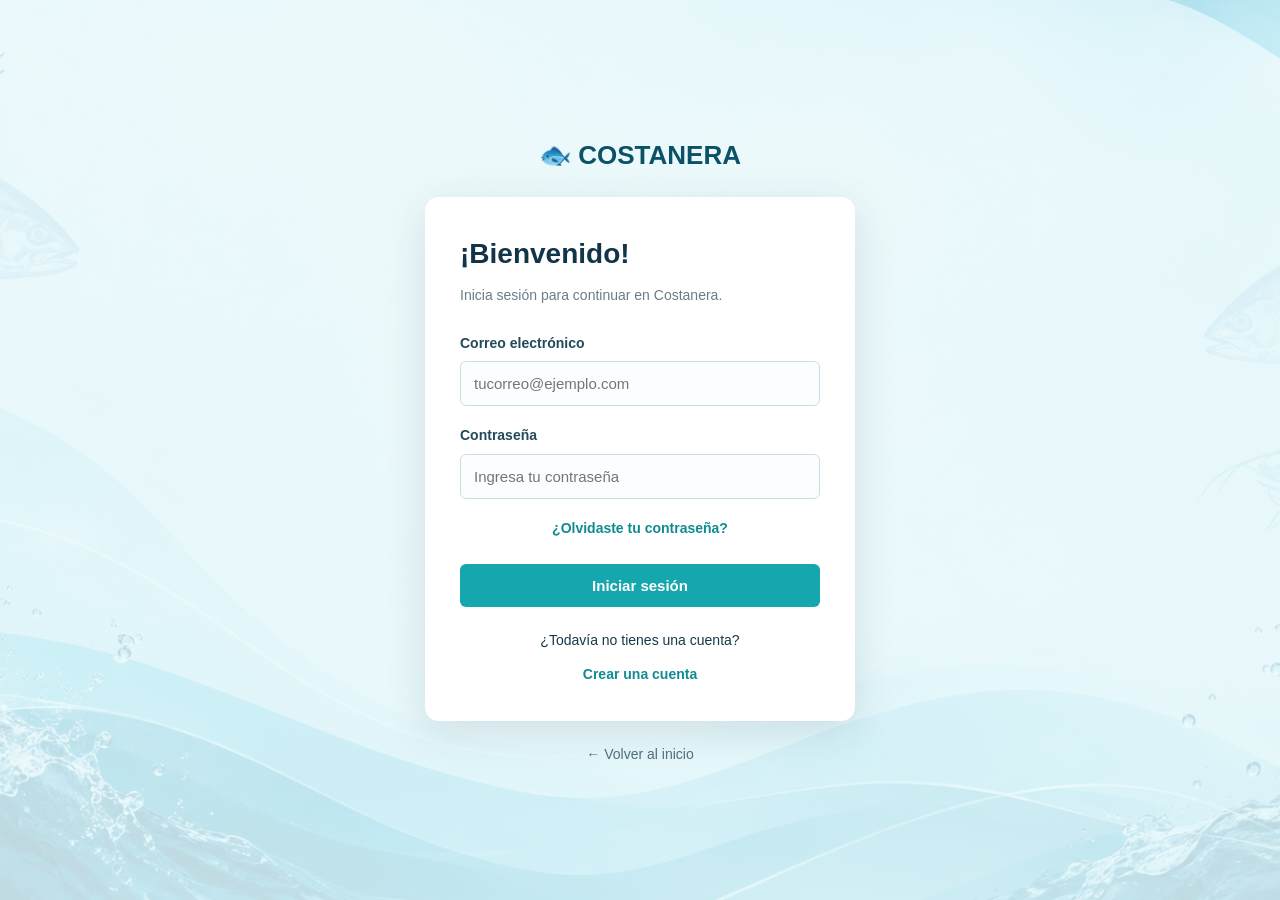
<file: login.html>
<!DOCTYPE html>
<html lang="es">
<head>
    <meta charset="UTF-8">
    <meta name="viewport" content="width=device-width, initial-scale=1.0">
    <title>Iniciar sesión | Costanera</title>
    <link rel="stylesheet" href="style.css">
</head>
<body class="fondo-formulario">

    <a href="index.html" class="logo-formulario">🐟 COSTANERA</a>

    <main class="caja-formulario">
        <h1>¡Bienvenido!</h1>
        <p class="descripcion-formulario">
            Inicia sesión para continuar en Costanera.
        </p>

        <form action="#" method="post">
            <div class="grupo-campo">
                <label for="correo">Correo electrónico</label>
                <input
                    type="email"
                    id="correo"
                    name="correo"
                    placeholder="tucorreo@ejemplo.com"
                    required>
            </div>

            <div class="grupo-campo">
                <label for="contrasena">Contraseña</label>
                <input
                    type="password"
                    id="contrasena"
                    name="contrasena"
                    placeholder="Ingresa tu contraseña"
                    required>
            </div>

            <div class="enlaces-formulario" style="margin-top: 0; margin-bottom: 20px;">
                <a href="reset-password.html">¿Olvidaste tu contraseña?</a>
            </div>

            <button type="submit" class="boton boton-formulario">
                Iniciar sesión
            </button>
        </form>

        <div class="enlaces-formulario">
            <p>¿Todavía no tienes una cuenta?</p>
            <a href="registro.html">Crear una cuenta</a>
        </div>
    </main>

    <a href="index.html" class="volver-inicio">← Volver al inicio</a>

</body>
</html>
</file>
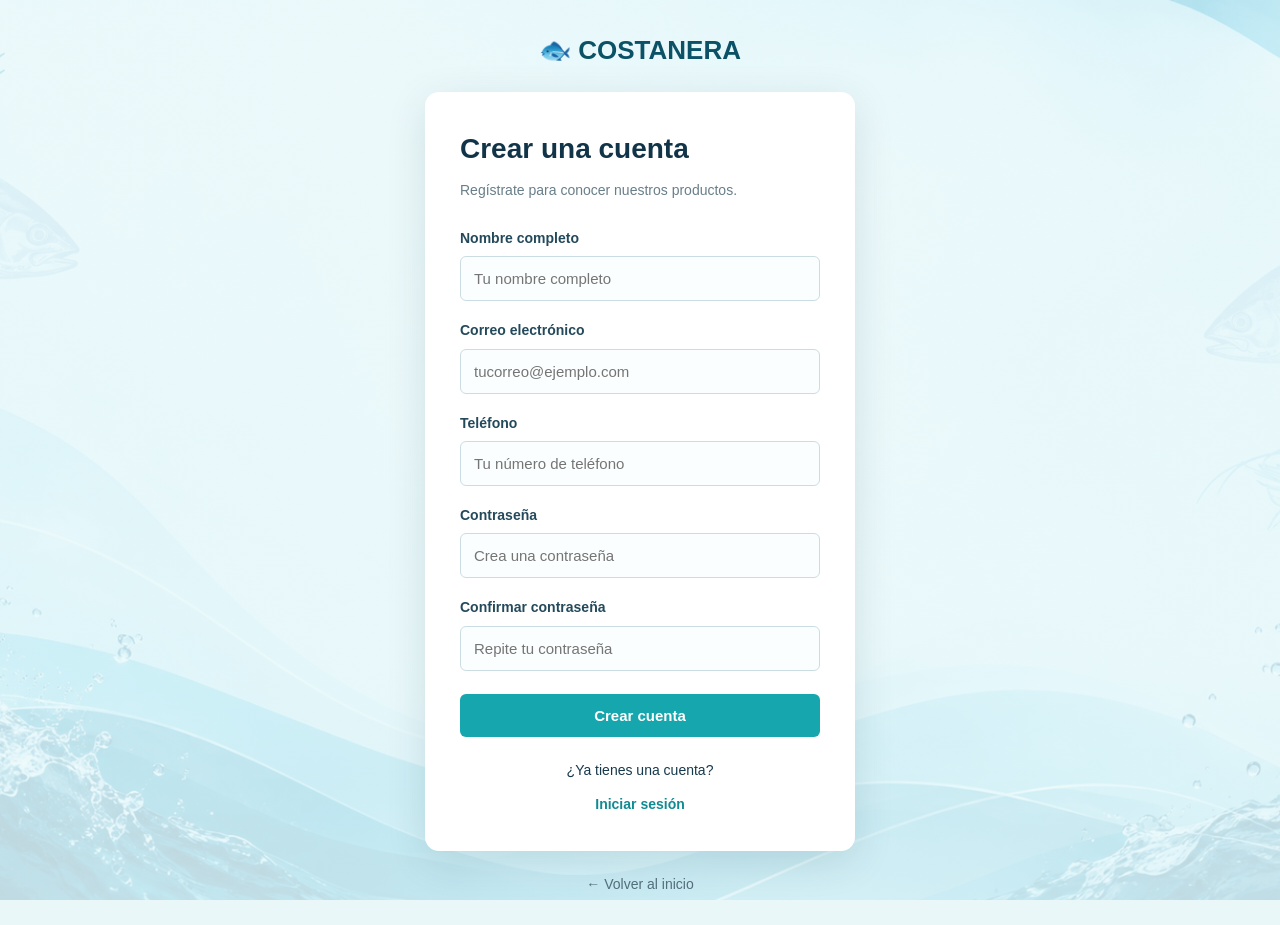
<file: registro.html>
<!DOCTYPE html>
<html lang="es">
<head>
    <meta charset="UTF-8">
    <meta name="viewport" content="width=device-width, initial-scale=1.0">
    <title>Crear cuenta | Costanera</title>
    <link rel="stylesheet" href="style.css">
</head>
<body class="fondo-formulario">

    <a href="index.html" class="logo-formulario">🐟 COSTANERA</a>

    <main class="caja-formulario">
        <h1>Crear una cuenta</h1>
        <p class="descripcion-formulario">
            Regístrate para conocer nuestros productos.
        </p>

        <form action="#" method="post">
            <div class="grupo-campo">
                <label for="nombre">Nombre completo</label>
                <input
                    type="text"
                    id="nombre"
                    name="nombre"
                    placeholder="Tu nombre completo"
                    required>
            </div>

            <div class="grupo-campo">
                <label for="correo">Correo electrónico</label>
                <input
                    type="email"
                    id="correo"
                    name="correo"
                    placeholder="tucorreo@ejemplo.com"
                    required>
            </div>

            <div class="grupo-campo">
                <label for="telefono">Teléfono</label>
                <input
                    type="tel"
                    id="telefono"
                    name="telefono"
                    placeholder="Tu número de teléfono"
                    required>
            </div>

            <div class="grupo-campo">
                <label for="contrasena">Contraseña</label>
                <input
                    type="password"
                    id="contrasena"
                    name="contrasena"
                    placeholder="Crea una contraseña"
                    minlength="8"
                    required>
            </div>

            <div class="grupo-campo">
                <label for="confirmar">Confirmar contraseña</label>
                <input
                    type="password"
                    id="confirmar"
                    name="confirmar"
                    placeholder="Repite tu contraseña"
                    minlength="8"
                    required>
            </div>

            <button type="submit" class="boton boton-formulario">
                Crear cuenta
            </button>
        </form>

        <div class="enlaces-formulario">
            <p>¿Ya tienes una cuenta?</p>
            <a href="login.html">Iniciar sesión</a>
        </div>
    </main>

    <a href="index.html" class="volver-inicio">← Volver al inicio</a>

</body>
</html>
</file>
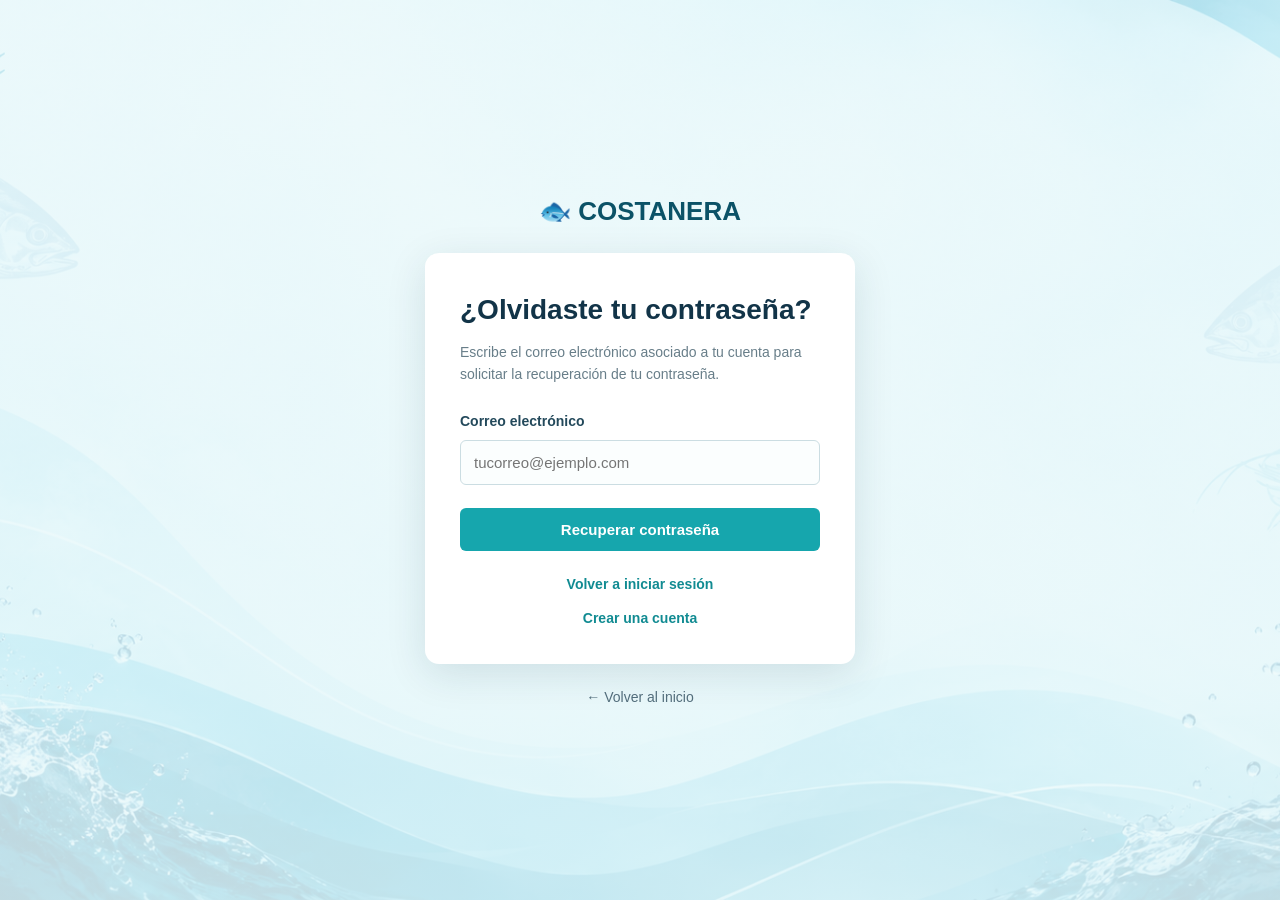
<file: reset-password.html>
<!DOCTYPE html>
<html lang="es">
<head>
    <meta charset="UTF-8">
    <meta name="viewport" content="width=device-width, initial-scale=1.0">
    <title>Recuperar contraseña | Costanera</title>
    <link rel="stylesheet" href="style.css">
</head>
<body class="fondo-formulario">

    <a href="index.html" class="logo-formulario">🐟 COSTANERA</a>

    <main class="caja-formulario">
        <h1>¿Olvidaste tu contraseña?</h1>

        <p class="descripcion-formulario">
            Escribe el correo electrónico asociado a tu cuenta
            para solicitar la recuperación de tu contraseña.
        </p>

        <form action="#" method="post">
            <div class="grupo-campo">
                <label for="correo">Correo electrónico</label>
                <input
                    type="email"
                    id="correo"
                    name="correo"
                    placeholder="tucorreo@ejemplo.com"
                    required>
            </div>

            <button type="submit" class="boton boton-formulario">
                Recuperar contraseña
            </button>
        </form>

        <div class="enlaces-formulario">
            <a href="login.html">Volver a iniciar sesión</a>
            <a href="registro.html">Crear una cuenta</a>
        </div>
    </main>

    <a href="index.html" class="volver-inicio">← Volver al inicio</a>

</body>
</html>
</file>
<file: style.css>
/* =====================================
   1. CONFIGURACIÓN GENERAL
===================================== */

* {
    box-sizing: border-box;
    margin: 0;
    padding: 0;
}

html {
    scroll-behavior: smooth;
    scroll-padding-top: 90px;
}

body {
    font-family: Arial, Helvetica, sans-serif;
    color: #17394c;
    background-color: #ffffff;
    line-height: 1.6;
}

a {
    text-decoration: none;
}

img {
    max-width: 100%;
    display: block;
}

.seccion {
    padding: 80px 8%;
}

.subtitulo {
    color: #16a6ad;
    font-size: 13px;
    font-weight: bold;
    letter-spacing: 3px;
    margin-bottom: 12px;
}

.titulo-seccion {
    text-align: center;
    max-width: 700px;
    margin: 0 auto 40px;
}

.titulo-seccion h2,
.texto-nosotros h2,
.contacto h2 {
    font-size: 36px;
    line-height: 1.2;
    margin-bottom: 15px;
    color: #123448;
}

/* =====================================
   2. ENCABEZADO Y MENÚ
===================================== */

.encabezado {
    background-color: #092d43;
    color: white;
    min-height: 78px;
    padding: 15px 5%;
    display: flex;
    align-items: center;
    justify-content: space-between;
    gap: 20px;
}

.logo {
    color: white;
    font-size: 23px;
    font-weight: bold;
    letter-spacing: 1px;
    white-space: nowrap;
}

.menu {
    display: flex;
    align-items: center;
    gap: 20px;
}

.menu a {
    color: #e8f4f6;
    font-size: 14px;
    transition: color 0.3s;
}

.menu a:hover {
    color: #4de0dc;
}

.botones-menu {
    display: flex;
    align-items: center;
    gap: 10px;
}

.boton-login,
.boton-registro {
    padding: 10px 14px;
    border-radius: 6px;
    font-size: 13px;
    font-weight: bold;
}

.boton-login {
    color: white;
    border: 1px solid #ffffff80;
}

.boton-registro {
    background-color: #16a6ad;
    color: white;
}

/* =====================================
   3. PORTADA PRINCIPAL
===================================== */


.portada {
    min-height: 600px;
    padding: 90px 8%;
    display: flex;
    align-items: center;

    background:
        linear-gradient(
            90deg,
            rgba(4, 35, 51, 0.80),
            rgba(4, 35, 51, 0.15)
        ),
        url("imagenes/fondo-principal.jpg");

    background-color: #0b596a;
    background-position: center;
    background-size: cover;
    background-repeat: no-repeat;
}


.texto-portada {
    color: white;
    max-width: 580px;
}

.texto-portada .subtitulo {
    color: #65e3dd;
}

.texto-portada h1 {
    font-size: clamp(45px, 6vw, 72px);
    line-height: 1.05;
    margin-bottom: 22px;
}

.texto-portada p:not(.subtitulo) {
    max-width: 480px;
    font-size: 17px;
    margin-bottom: 28px;
    color: #f0f8fa;
}

.boton {
    display: inline-block;
    background-color: #16a6ad;
    color: white;
    padding: 13px 25px;
    border-radius: 6px;
    font-weight: bold;
    transition: background-color 0.3s, transform 0.3s;
}

.boton:hover {
    background-color: #10868d;
    transform: translateY(-2px);
}

/* =====================================
   4. BENEFICIOS
===================================== */

.beneficios {
    background-color: #f4fafb;
}

.contenedor-beneficios {
    display: grid;
    grid-template-columns: repeat(3, minmax(0, 1fr));
    gap: 25px;
}

.beneficio {
    background-color: white;
    text-align: center;
    padding: 32px 24px;
    border-radius: 12px;
    box-shadow: 0 5px 25px rgba(13, 53, 71, 0.07);
}

.icono {
    font-size: 38px;
    margin-bottom: 12px;
}

.beneficio h3 {
    color: #123448;
    margin-bottom: 10px;
}

.beneficio p {
    color: #627784;
    font-size: 15px;
}

/* =====================================
   5. CATÁLOGO DE PRODUCTOS
===================================== */

.productos {
    background-color: white;
}

.contenedor-productos {
    display: grid;
    grid-template-columns: repeat(4, minmax(0, 1fr));
    gap: 24px;
}

.tarjeta {
    background-color: white;
    border: 1px solid #e5eef0;
    border-radius: 12px;
    overflow: hidden;
    box-shadow: 0 5px 20px rgba(13, 53, 71, 0.06);
    transition: transform 0.3s, box-shadow 0.3s;
}

.tarjeta:hover {
    transform: translateY(-5px);
    box-shadow: 0 10px 28px rgba(13, 53, 71, 0.12);
}

.tarjeta img {
    width: 100%;
    height: 210px;
    object-fit: cover;
}

.contenido-tarjeta {
    padding: 20px;
}

.etiqueta {
    color: #139da5;
    font-size: 11px;
    font-weight: bold;
    letter-spacing: 1.5px;
}

.contenido-tarjeta h3 {
    margin: 8px 0;
    color: #123448;
    font-size: 21px;
}

.contenido-tarjeta p {
    color: #627784;
    font-size: 14px;
}

.contenido-tarjeta .precio {
    color: #118b92;
    font-weight: bold;
    margin-top: 14px;
}

/* =====================================
   6. SOBRE NOSOTROS
===================================== */

.nosotros {
    display: grid;
    grid-template-columns: 1fr 1fr;
    align-items: center;
    gap: 55px;
    background-color: #eff8f9;
}

.imagen-nosotros img {
    width: 100%;
    height: 380px;
    object-fit: cover;
    border-radius: 14px;
}

.texto-nosotros h2 {
    margin-bottom: 22px;
}

.texto-nosotros p:not(.subtitulo) {
    color: #526d7b;
    margin-bottom: 18px;
}

.texto-nosotros .boton {
    margin-top: 8px;
}

/* =====================================
   7. CONTACTO
===================================== */

.contacto {
    padding: 75px 8%;
    text-align: center;
    color: white;
    background: linear-gradient(135deg, #0b344b, #087c87);
}

.contacto .subtitulo {
    color: #70e1dc;
}

.contacto h2 {
    color: white;
}

.contacto p:not(.subtitulo) {
    margin: 0 auto 25px;
    max-width: 650px;
    color: #e0f0f2;
}

.boton-claro {
    background-color: white;
    color: #0b5366;
}

.boton-claro:hover {
    background-color: #e6f7f7;
}

/* =====================================
   8. PIE DE PÁGINA
===================================== */

.pie {
    background-color: #062638;
    color: #d4e4e9;
    text-align: center;
    padding: 35px 20px;
}

.pie .logo {
    display: inline-block;
    margin-bottom: 10px;
}

.pie p {
    font-size: 14px;
}

.copyright {
    margin-top: 20px;
    padding-top: 18px;
    border-top: 1px solid #ffffff20;
    color: #a9c0c9;
}

/* =====================================
   9. FORMULARIOS DE ACCESO
===================================== */


.fondo-formulario {
    min-height: 100vh;
    padding: 30px 20px;

    display: flex;
    flex-direction: column;
    align-items: center;
    justify-content: center;

    background:
        linear-gradient(
            rgba(235, 249, 250, 0.72),
            rgba(235, 249, 250, 0.82)
        ),
        url("imagenes/fondo-acceso.jpg");

    background-color: #e9f7f8;
    background-position: center;
    background-size: cover;
    background-repeat: no-repeat;
    background-attachment: fixed;
}


.logo-formulario {
    color: #0b5267;
    font-size: 26px;
    font-weight: bold;
    margin-bottom: 20px;
}

.caja-formulario {
    width: 100%;
    max-width: 430px;
    padding: 35px;
    background-color: white;
    border-radius: 14px;
    box-shadow: 0 10px 40px rgba(8, 48, 66, 0.12);
}

.caja-formulario h1 {
    color: #123448;
    font-size: 28px;
    margin-bottom: 8px;
}

.descripcion-formulario {
    color: #687e89;
    font-size: 14px;
    margin-bottom: 25px;
}

.grupo-campo {
    margin-bottom: 18px;
}

.grupo-campo label {
    display: block;
    color: #23495b;
    font-size: 14px;
    font-weight: bold;
    margin-bottom: 7px;
}

.grupo-campo input {
    width: 100%;
    padding: 13px;
    border: 1px solid #cbdde2;
    border-radius: 6px;
    font-size: 15px;
    outline: none;
    background-color: #fbfefe;
}

.grupo-campo input:focus {
    border-color: #16a6ad;
    box-shadow: 0 0 0 3px #16a6ad20;
}

.boton-formulario {
    width: 100%;
    border: none;
    cursor: pointer;
    font-size: 15px;
    margin-top: 5px;
}

.enlaces-formulario {
    display: flex;
    flex-direction: column;
    gap: 12px;
    text-align: center;
    margin-top: 22px;
    font-size: 14px;
}

.enlaces-formulario a {
    color: #118b92;
    font-weight: bold;
}

.volver-inicio {
    margin-top: 22px;
    color: #526d7b;
    font-size: 14px;
}

/* =====================================
   10. ADAPTACIÓN A TABLET Y CELULAR
===================================== */

@media (max-width: 1050px) {
    .encabezado {
        flex-wrap: wrap;
    }

    .menu {
        order: 3;
        width: 100%;
        justify-content: center;
        flex-wrap: wrap;
    }

    .contenedor-productos {
        grid-template-columns: repeat(2, minmax(0, 1fr));
    }
}

@media (max-width: 700px) {
    .encabezado {
        justify-content: center;
        text-align: center;
    }

    .menu {
        gap: 12px;
    }

    .menu a {
        font-size: 13px;
    }

    .botones-menu {
        justify-content: center;
    }

    .portada {
        min-height: 480px;
        padding: 65px 7%;
        background-position: center;
    }

    .texto-portada h1 {
        font-size: 46px;
    }

    .texto-portada p:not(.subtitulo) {
        font-size: 15px;
    }

    .seccion {
        padding: 55px 7%;
    }

    .titulo-seccion h2,
    .texto-nosotros h2,
    .contacto h2 {
        font-size: 29px;
    }

    .contenedor-beneficios,
    .contenedor-productos,
    .nosotros {
        grid-template-columns: 1fr;
    }

    .imagen-nosotros img {
        height: 260px;
    }

    .tarjeta img {
        height: 230px;
    }

    .caja-formulario {
        padding: 25px;
    }
}

@media (max-width: 400px) {
    .contenedor-productos {
        grid-template-columns: 1fr;
    }

    .logo {
        font-size: 20px;
    }

    .boton-login,
    .boton-registro {
        padding: 9px 10px;
        font-size: 12px;
    }
}
</file>
